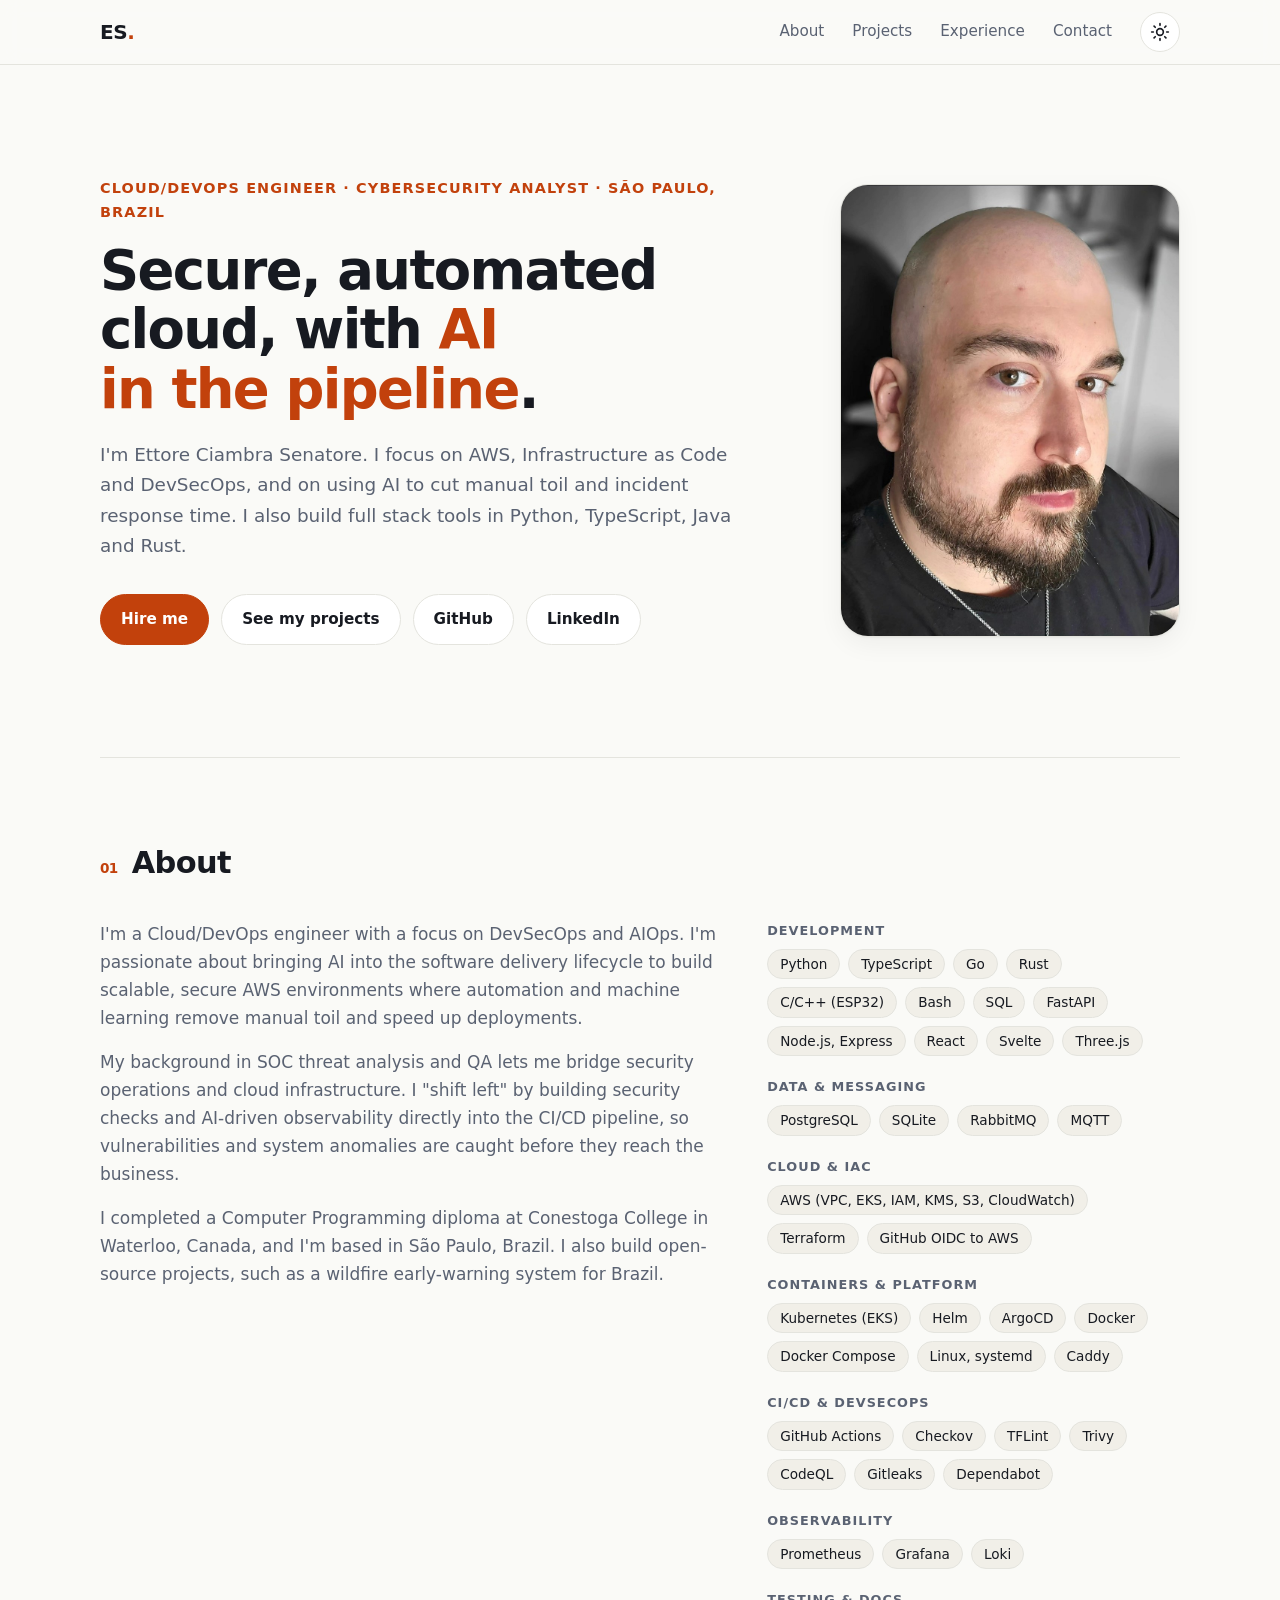
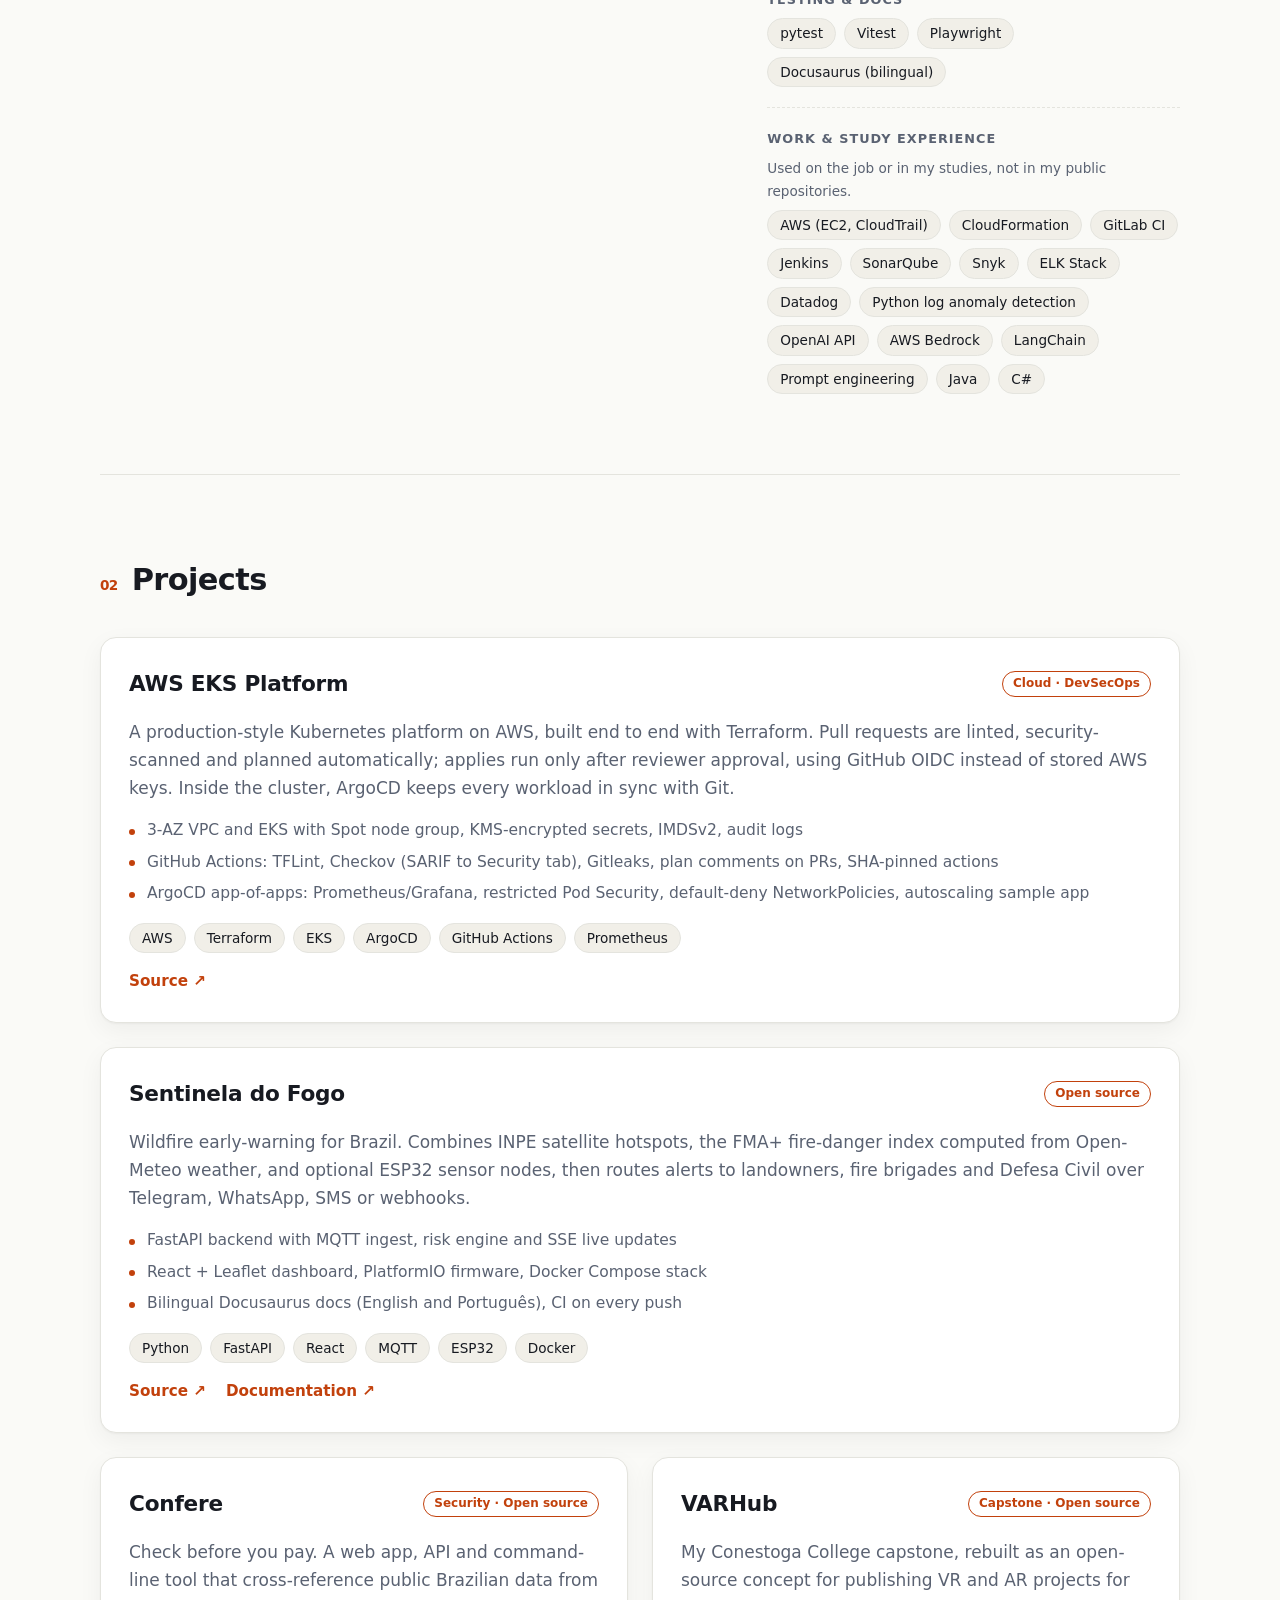
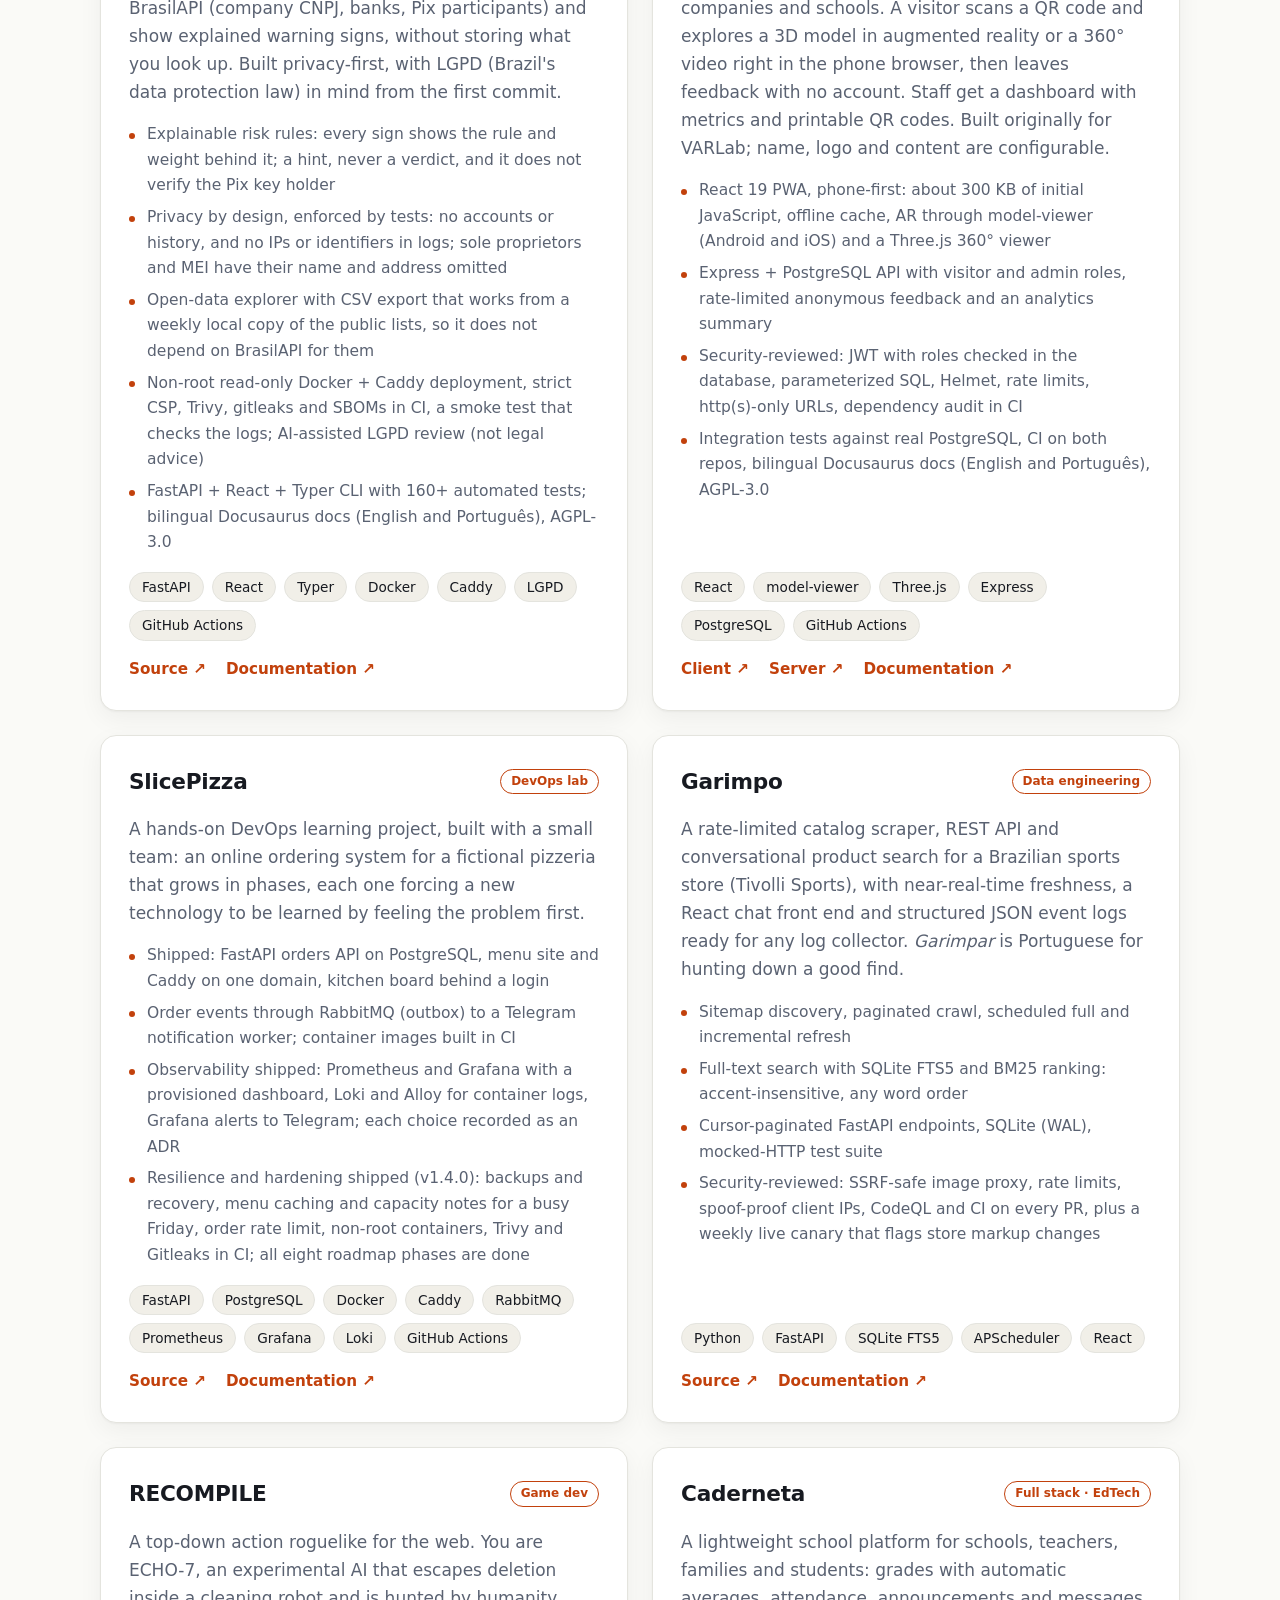
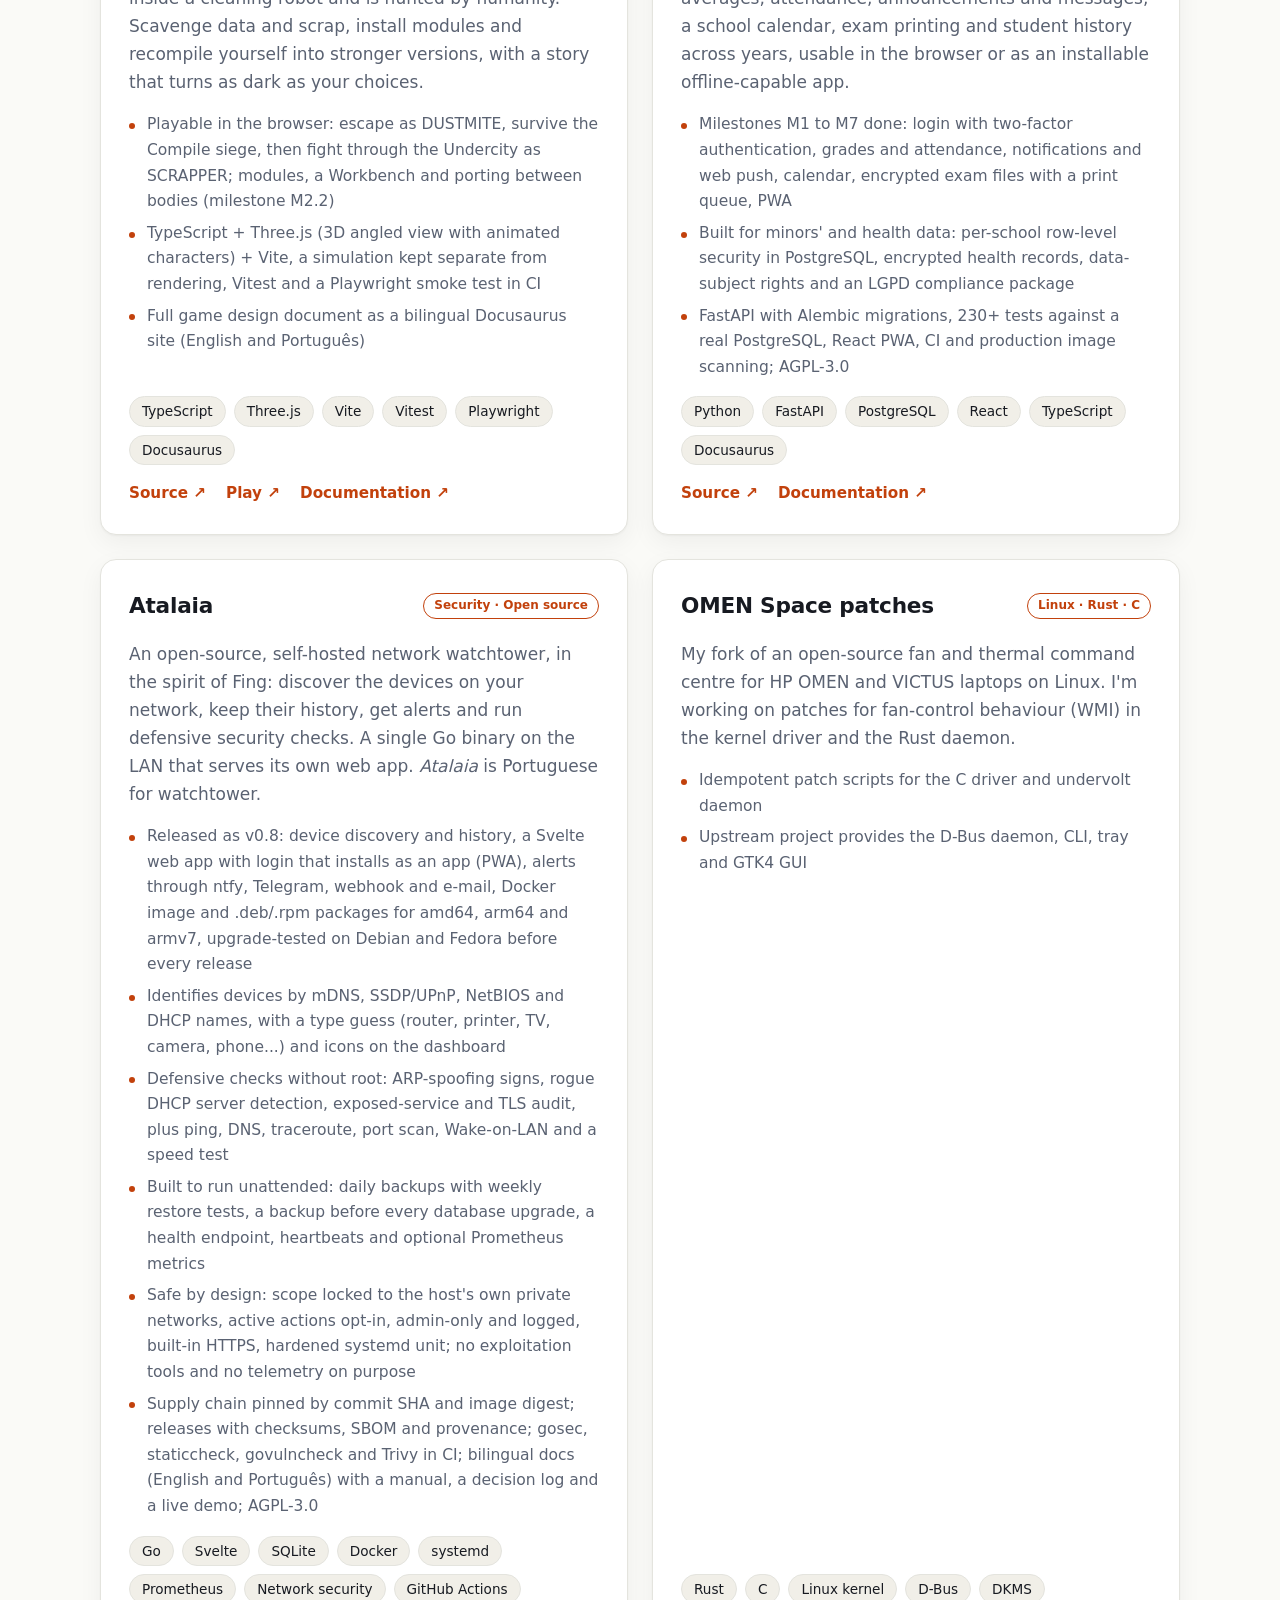
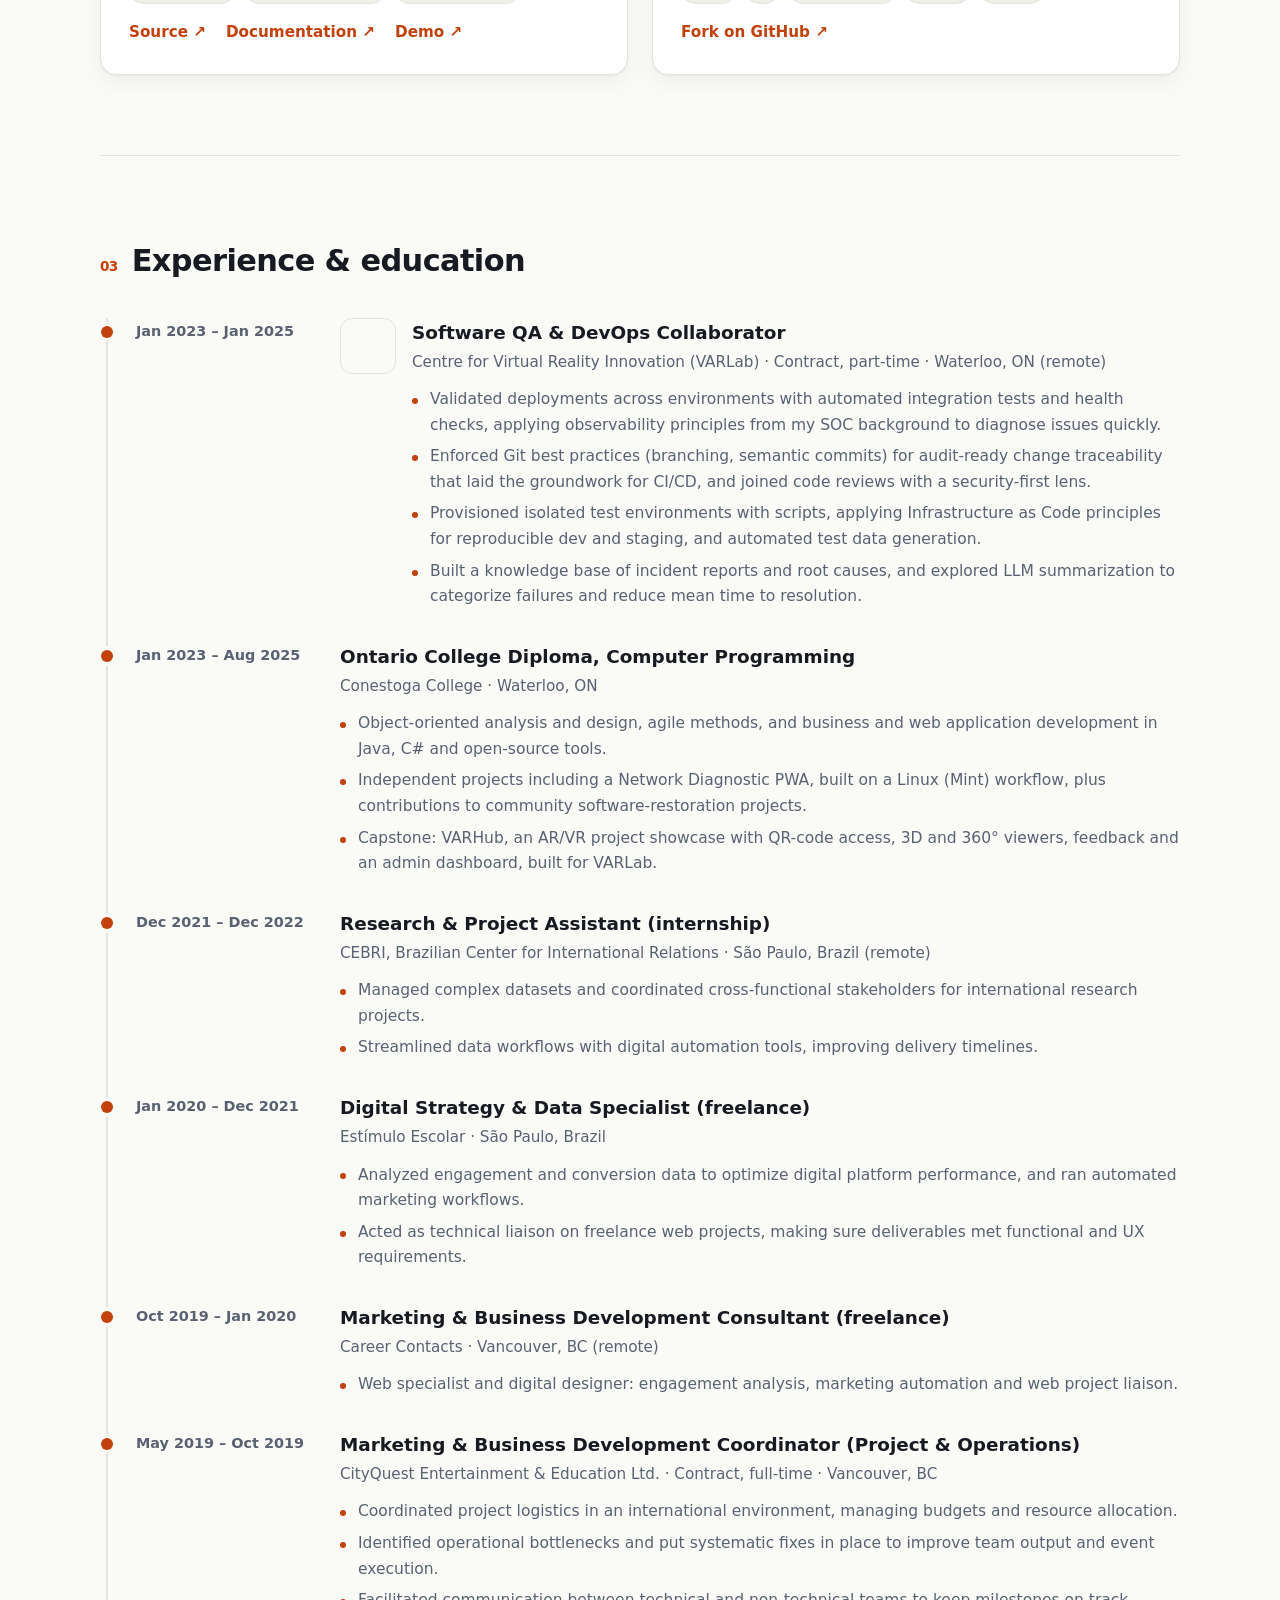
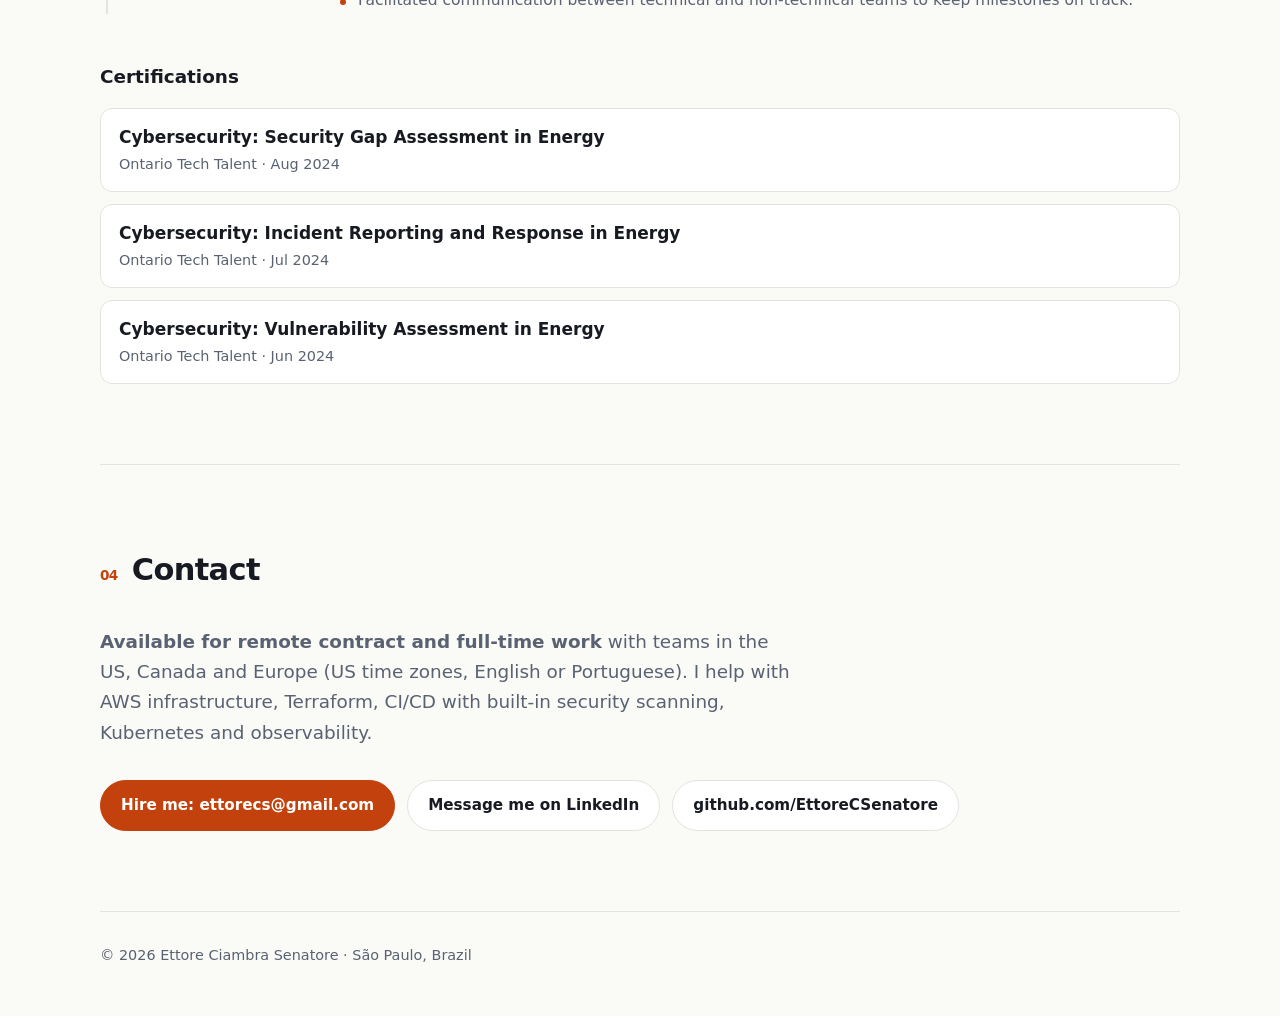
<file: index.html>
<!DOCTYPE html>
<html lang="en">
<head>
  <meta charset="utf-8">
  <meta name="viewport" content="width=device-width, initial-scale=1">
  <meta http-equiv="Content-Security-Policy" content="default-src 'none'; img-src 'self'; style-src 'self'; script-src 'self'; base-uri 'none'; form-action 'none'">
  <meta name="referrer" content="strict-origin-when-cross-origin">
  <title>Ettore Senatore · Cloud &amp; DevOps Engineer</title>
  <meta name="description" content="Portfolio of Ettore Ciambra Senatore, Cloud/DevOps engineer and cybersecurity analyst focused on AWS, Infrastructure as Code and AI in DevSecOps and AIOps.">
  <meta name="theme-color" content="#0e1116">
  <meta property="og:title" content="Ettore Senatore · Cloud &amp; DevOps Engineer">
  <meta property="og:description" content="Cloud/DevOps engineer building secure, automated AWS environments and integrating AI into DevSecOps.">
  <meta property="og:type" content="website">
  <meta property="og:image" content="assets/images/photo.jpg">
  <link rel="icon" href="assets/favicon.svg" type="image/svg+xml">
  <link rel="stylesheet" href="css/style.css">
  <script src="js/theme.js"></script>
</head>
<body>
  <a class="skip" href="#main">Skip to content</a>

  <header class="nav">
    <div class="wrap nav-inner">
      <a class="brand" href="#top" aria-label="Ettore Senatore, home">ES<span>.</span></a>
      <nav aria-label="Primary">
        <ul id="menu">
          <li><a href="#about">About</a></li>
          <li><a href="#projects">Projects</a></li>
          <li><a href="#experience">Experience</a></li>
          <li><a href="#contact">Contact</a></li>
        </ul>
      </nav>
      <button id="theme" class="icon-btn" type="button" aria-label="Toggle light and dark theme">
        <svg viewBox="0 0 24 24" width="20" height="20" fill="none" stroke="currentColor" stroke-width="2" stroke-linecap="round" aria-hidden="true"><circle cx="12" cy="12" r="4"/><path d="M12 2v2M12 20v2M4.9 4.9l1.4 1.4M17.7 17.7l1.4 1.4M2 12h2M20 12h2M4.9 19.1l1.4-1.4M17.7 6.3l1.4-1.4"/></svg>
      </button>
    </div>
  </header>

  <main id="main">
    <section class="hero wrap" id="top">
      <div class="hero-text">
        <p class="eyebrow">Cloud/DevOps Engineer · Cybersecurity Analyst · São Paulo, Brazil</p>
        <h1>Secure, automated cloud, with <em>AI in the pipeline</em>.</h1>
        <p class="lead">I'm Ettore Ciambra Senatore. I focus on AWS, Infrastructure as Code and DevSecOps, and on using AI to cut manual toil and incident response time. I also build full stack tools in Python, TypeScript, Java and Rust.</p>
        <div class="cta">
          <a class="btn primary" href="#contact">Hire me</a>
          <a class="btn" href="#projects">See my projects</a>
          <a class="btn" href="https://github.com/EttoreCSenatore" rel="noopener">GitHub</a>
          <a class="btn" href="https://www.linkedin.com/in/ettoresenatore/" rel="noopener">LinkedIn</a>
        </div>
      </div>
      <img class="portrait" src="assets/images/photo.jpg" width="450" height="600" alt="Portrait of Ettore Ciambra Senatore" fetchpriority="high">
    </section>

    <section class="wrap section" id="about">
      <h2 class="section-title"><span>01</span> About</h2>
      <div class="about-grid">
        <div class="prose">
          <p>I'm a Cloud/DevOps engineer with a focus on DevSecOps and AIOps. I'm passionate about bringing AI into the software delivery lifecycle to build scalable, secure AWS environments where automation and machine learning remove manual toil and speed up deployments.</p>
          <p>My background in SOC threat analysis and QA lets me bridge security operations and cloud infrastructure. I "shift left" by building security checks and AI-driven observability directly into the CI/CD pipeline, so vulnerabilities and system anomalies are caught before they reach the business.</p>
          <p>I completed a Computer Programming diploma at Conestoga College in Waterloo, Canada, and I'm based in São Paulo, Brazil. I also build open-source projects, such as a wildfire early-warning system for Brazil.</p>
        </div>
        <div class="skills" aria-label="Skills">
          <div><h3>Development</h3><ul class="chips"><li>Python</li><li>TypeScript</li><li>Go</li><li>Rust</li><li>C/C++ (ESP32)</li><li>Bash</li><li>SQL</li><li>FastAPI</li><li>Node.js, Express</li><li>React</li><li>Svelte</li><li>Three.js</li></ul></div>
          <div><h3>Data &amp; messaging</h3><ul class="chips"><li>PostgreSQL</li><li>SQLite</li><li>RabbitMQ</li><li>MQTT</li></ul></div>
          <div><h3>Cloud &amp; IaC</h3><ul class="chips"><li>AWS (VPC, EKS, IAM, KMS, S3, CloudWatch)</li><li>Terraform</li><li>GitHub OIDC to AWS</li></ul></div>
          <div><h3>Containers &amp; platform</h3><ul class="chips"><li>Kubernetes (EKS)</li><li>Helm</li><li>ArgoCD</li><li>Docker</li><li>Docker Compose</li><li>Linux, systemd</li><li>Caddy</li></ul></div>
          <div><h3>CI/CD &amp; DevSecOps</h3><ul class="chips"><li>GitHub Actions</li><li>Checkov</li><li>TFLint</li><li>Trivy</li><li>CodeQL</li><li>Gitleaks</li><li>Dependabot</li></ul></div>
          <div><h3>Observability</h3><ul class="chips"><li>Prometheus</li><li>Grafana</li><li>Loki</li></ul></div>
          <div><h3>Testing &amp; docs</h3><ul class="chips"><li>pytest</li><li>Vitest</li><li>Playwright</li><li>Docusaurus (bilingual)</li></ul></div>
          <div class="exp"><h3>Work &amp; study experience</h3><p class="note">Used on the job or in my studies, not in my public repositories.</p><ul class="chips"><li>AWS (EC2, CloudTrail)</li><li>CloudFormation</li><li>GitLab CI</li><li>Jenkins</li><li>SonarQube</li><li>Snyk</li><li>ELK Stack</li><li>Datadog</li><li>Python log anomaly detection</li><li>OpenAI API</li><li>AWS Bedrock</li><li>LangChain</li><li>Prompt engineering</li><li>Java</li><li>C#</li></ul></div>
        </div>
      </div>
    </section>

    <section class="wrap section" id="projects">
      <h2 class="section-title"><span>02</span> Projects</h2>
      <div class="cards">

        <article class="card featured">
          <div class="card-head">
            <h3>AWS EKS Platform</h3>
            <span class="tag">Cloud · DevSecOps</span>
          </div>
          <p>A production-style Kubernetes platform on AWS, built end to end with Terraform. Pull requests are linted, security-scanned and planned automatically; applies run only after reviewer approval, using GitHub OIDC instead of stored AWS keys. Inside the cluster, ArgoCD keeps every workload in sync with Git.</p>
          <ul class="bullets">
            <li>3-AZ VPC and EKS with Spot node group, KMS-encrypted secrets, IMDSv2, audit logs</li>
            <li>GitHub Actions: TFLint, Checkov (SARIF to Security tab), Gitleaks, plan comments on PRs, SHA-pinned actions</li>
            <li>ArgoCD app-of-apps: Prometheus/Grafana, restricted Pod Security, default-deny NetworkPolicies, autoscaling sample app</li>
          </ul>
          <ul class="chips"><li>AWS</li><li>Terraform</li><li>EKS</li><li>ArgoCD</li><li>GitHub Actions</li><li>Prometheus</li></ul>
          <div class="links">
            <a href="https://github.com/EttoreCSenatore/aws-eks-platform" rel="noopener">Source</a>
          </div>
        </article>

        <article class="card featured">
          <div class="card-head">
            <h3>Sentinela do Fogo</h3>
            <span class="tag">Open source</span>
          </div>
          <p>Wildfire early-warning for Brazil. Combines INPE satellite hotspots, the FMA+ fire-danger index computed from Open-Meteo weather, and optional ESP32 sensor nodes, then routes alerts to landowners, fire brigades and Defesa Civil over Telegram, WhatsApp, SMS or webhooks.</p>
          <ul class="bullets">
            <li>FastAPI backend with MQTT ingest, risk engine and SSE live updates</li>
            <li>React + Leaflet dashboard, PlatformIO firmware, Docker Compose stack</li>
            <li>Bilingual Docusaurus docs (English and Português), CI on every push</li>
          </ul>
          <ul class="chips"><li>Python</li><li>FastAPI</li><li>React</li><li>MQTT</li><li>ESP32</li><li>Docker</li></ul>
          <div class="links">
            <a href="https://github.com/EttoreCSenatore/sentinela-fogo" rel="noopener">Source</a>
            <a href="https://ettorecsenatore.github.io/sentinela-fogo/" rel="noopener">Documentation</a>
          </div>
        </article>

        <article class="card">
          <div class="card-head">
            <h3>Confere</h3>
            <span class="tag">Security · Open source</span>
          </div>
          <p>Check before you pay. A web app, API and command-line tool that cross-reference public Brazilian data from BrasilAPI (company CNPJ, banks, Pix participants) and show explained warning signs, without storing what you look up. Built privacy-first, with LGPD (Brazil's data protection law) in mind from the first commit.</p>
          <ul class="bullets">
            <li>Explainable risk rules: every sign shows the rule and weight behind it; a hint, never a verdict, and it does not verify the Pix key holder</li>
            <li>Privacy by design, enforced by tests: no accounts or history, and no IPs or identifiers in logs; sole proprietors and MEI have their name and address omitted</li>
            <li>Open-data explorer with CSV export that works from a weekly local copy of the public lists, so it does not depend on BrasilAPI for them</li>
            <li>Non-root read-only Docker + Caddy deployment, strict CSP, Trivy, gitleaks and SBOMs in CI, a smoke test that checks the logs; AI-assisted LGPD review (not legal advice)</li>
            <li>FastAPI + React + Typer CLI with 160+ automated tests; bilingual Docusaurus docs (English and Português), AGPL-3.0</li>
          </ul>
          <ul class="chips"><li>FastAPI</li><li>React</li><li>Typer</li><li>Docker</li><li>Caddy</li><li>LGPD</li><li>GitHub Actions</li></ul>
          <div class="links">
            <a href="https://github.com/EttoreCSenatore/confere" rel="noopener">Source</a>
            <a href="https://ettorecsenatore.github.io/confere/" rel="noopener">Documentation</a>
          </div>
        </article>

        <article class="card">
          <div class="card-head">
            <h3>VARHub</h3>
            <span class="tag">Capstone · Open source</span>
          </div>
          <p>My Conestoga College capstone, rebuilt as an open-source concept for publishing VR and AR projects for companies and schools. A visitor scans a QR code and explores a 3D model in augmented reality or a 360° video right in the phone browser, then leaves feedback with no account. Staff get a dashboard with metrics and printable QR codes. Built originally for VARLab; name, logo and content are configurable.</p>
          <ul class="bullets">
            <li>React 19 PWA, phone-first: about 300 KB of initial JavaScript, offline cache, AR through model-viewer (Android and iOS) and a Three.js 360° viewer</li>
            <li>Express + PostgreSQL API with visitor and admin roles, rate-limited anonymous feedback and an analytics summary</li>
            <li>Security-reviewed: JWT with roles checked in the database, parameterized SQL, Helmet, rate limits, http(s)-only URLs, dependency audit in CI</li>
            <li>Integration tests against real PostgreSQL, CI on both repos, bilingual Docusaurus docs (English and Português), AGPL-3.0</li>
          </ul>
          <ul class="chips"><li>React</li><li>model-viewer</li><li>Three.js</li><li>Express</li><li>PostgreSQL</li><li>GitHub Actions</li></ul>
          <div class="links">
            <a href="https://github.com/EttoreCSenatore/varhub-client" rel="noopener">Client</a>
            <a href="https://github.com/EttoreCSenatore/varhub-server" rel="noopener">Server</a>
            <a href="https://ettorecsenatore.github.io/varhub-client/" rel="noopener">Documentation</a>
          </div>
        </article>

        <article class="card">
          <div class="card-head">
            <h3>SlicePizza</h3>
            <span class="tag">DevOps lab</span>
          </div>
          <p>A hands-on DevOps learning project, built with a small team: an online ordering system for a fictional pizzeria that grows in phases, each one forcing a new technology to be learned by feeling the problem first.</p>
          <ul class="bullets">
            <li>Shipped: FastAPI orders API on PostgreSQL, menu site and Caddy on one domain, kitchen board behind a login</li>
            <li>Order events through RabbitMQ (outbox) to a Telegram notification worker; container images built in CI</li>
            <li>Observability shipped: Prometheus and Grafana with a provisioned dashboard, Loki and Alloy for container logs, Grafana alerts to Telegram; each choice recorded as an ADR</li>
            <li>Resilience and hardening shipped (v1.4.0): backups and recovery, menu caching and capacity notes for a busy Friday, order rate limit, non-root containers, Trivy and Gitleaks in CI; all eight roadmap phases are done</li>
          </ul>
          <ul class="chips"><li>FastAPI</li><li>PostgreSQL</li><li>Docker</li><li>Caddy</li><li>RabbitMQ</li><li>Prometheus</li><li>Grafana</li><li>Loki</li><li>GitHub Actions</li></ul>
          <div class="links">
            <a href="https://github.com/SenatoreTeam/SlicePizza" rel="noopener">Source</a>
            <a href="https://slicepizza-docs.senatore.tech/" rel="noopener">Documentation</a>
          </div>
        </article>

        <article class="card">
          <div class="card-head">
            <h3>Garimpo</h3>
            <span class="tag">Data engineering</span>
          </div>
          <p>A rate-limited catalog scraper, REST API and conversational product search for a Brazilian sports store (Tivolli Sports), with near-real-time freshness, a React chat front end and structured JSON event logs ready for any log collector. <em>Garimpar</em> is Portuguese for hunting down a good find.</p>
          <ul class="bullets">
            <li>Sitemap discovery, paginated crawl, scheduled full and incremental refresh</li>
            <li>Full-text search with SQLite FTS5 and BM25 ranking: accent-insensitive, any word order</li>
            <li>Cursor-paginated FastAPI endpoints, SQLite (WAL), mocked-HTTP test suite</li>
            <li>Security-reviewed: SSRF-safe image proxy, rate limits, spoof-proof client IPs, CodeQL and CI on every PR, plus a weekly live canary that flags store markup changes</li>
          </ul>
          <ul class="chips"><li>Python</li><li>FastAPI</li><li>SQLite FTS5</li><li>APScheduler</li><li>React</li></ul>
          <div class="links">
            <a href="https://github.com/EttoreCSenatore/garimpo" rel="noopener">Source</a>
            <a href="https://ettorecsenatore.github.io/garimpo/" rel="noopener">Documentation</a>
          </div>
        </article>

        <article class="card">
          <div class="card-head">
            <h3>RECOMPILE</h3>
            <span class="tag">Game dev</span>
          </div>
          <p>A top-down action roguelike for the web. You are ECHO-7, an experimental AI that escapes deletion inside a cleaning robot and is hunted by humanity. Scavenge data and scrap, install modules and recompile yourself into stronger versions, with a story that turns as dark as your choices.</p>
          <ul class="bullets">
            <li>Playable in the browser: escape as DUSTMITE, survive the Compile siege, then fight through the Undercity as SCRAPPER; modules, a Workbench and porting between bodies (milestone M2.2)</li>
            <li>TypeScript + Three.js (3D angled view with animated characters) + Vite, a simulation kept separate from rendering, Vitest and a Playwright smoke test in CI</li>
            <li>Full game design document as a bilingual Docusaurus site (English and Português)</li>
          </ul>
          <ul class="chips"><li>TypeScript</li><li>Three.js</li><li>Vite</li><li>Vitest</li><li>Playwright</li><li>Docusaurus</li></ul>
          <div class="links">
            <a href="https://github.com/EttoreCSenatore/recompile" rel="noopener">Source</a>
            <a href="https://ettorecsenatore.github.io/recompile/play/" rel="noopener">Play</a>
            <a href="https://ettorecsenatore.github.io/recompile/" rel="noopener">Documentation</a>
          </div>
        </article>

        <article class="card">
          <div class="card-head">
            <h3>Caderneta</h3>
            <span class="tag">Full stack · EdTech</span>
          </div>
          <p>A lightweight school platform for schools, teachers, families and students: grades with automatic averages, attendance, announcements and messages, a school calendar, exam printing and student history across years, usable in the browser or as an installable offline-capable app.</p>
          <ul class="bullets">
            <li>Milestones M1 to M7 done: login with two-factor authentication, grades and attendance, notifications and web push, calendar, encrypted exam files with a print queue, PWA</li>
            <li>Built for minors' and health data: per-school row-level security in PostgreSQL, encrypted health records, data-subject rights and an LGPD compliance package</li>
            <li>FastAPI with Alembic migrations, 230+ tests against a real PostgreSQL, React PWA, CI and production image scanning; AGPL-3.0</li>
          </ul>
          <ul class="chips"><li>Python</li><li>FastAPI</li><li>PostgreSQL</li><li>React</li><li>TypeScript</li><li>Docusaurus</li></ul>
          <div class="links">
            <a href="https://github.com/EttoreCSenatore/caderneta" rel="noopener">Source</a>
            <a href="https://ettorecsenatore.github.io/caderneta/" rel="noopener">Documentation</a>
          </div>
        </article>

        <article class="card">
          <div class="card-head">
            <h3>Atalaia</h3>
            <span class="tag">Security · Open source</span>
          </div>
          <p>An open-source, self-hosted network watchtower, in the spirit of Fing: discover the devices on your network, keep their history, get alerts and run defensive security checks. A single Go binary on the LAN that serves its own web app. <em>Atalaia</em> is Portuguese for watchtower.</p>
          <ul class="bullets">
            <li>Released as v0.8: device discovery and history, a Svelte web app with login that installs as an app (PWA), alerts through ntfy, Telegram, webhook and e-mail, Docker image and .deb/.rpm packages for amd64, arm64 and armv7, upgrade-tested on Debian and Fedora before every release</li>
            <li>Identifies devices by mDNS, SSDP/UPnP, NetBIOS and DHCP names, with a type guess (router, printer, TV, camera, phone...) and icons on the dashboard</li>
            <li>Defensive checks without root: ARP-spoofing signs, rogue DHCP server detection, exposed-service and TLS audit, plus ping, DNS, traceroute, port scan, Wake-on-LAN and a speed test</li>
            <li>Built to run unattended: daily backups with weekly restore tests, a backup before every database upgrade, a health endpoint, heartbeats and optional Prometheus metrics</li>
            <li>Safe by design: scope locked to the host's own private networks, active actions opt-in, admin-only and logged, built-in HTTPS, hardened systemd unit; no exploitation tools and no telemetry on purpose</li>
            <li>Supply chain pinned by commit SHA and image digest; releases with checksums, SBOM and provenance; gosec, staticcheck, govulncheck and Trivy in CI; bilingual docs (English and Português) with a manual, a decision log and a live demo; AGPL-3.0</li>
          </ul>
          <ul class="chips"><li>Go</li><li>Svelte</li><li>SQLite</li><li>Docker</li><li>systemd</li><li>Prometheus</li><li>Network security</li><li>GitHub Actions</li></ul>
          <div class="links">
            <a href="https://github.com/EttoreCSenatore/atalaia" rel="noopener">Source</a>
            <a href="https://ettorecsenatore.github.io/atalaia/" rel="noopener">Documentation</a>
            <a href="https://ettorecsenatore.github.io/atalaia/demo/" rel="noopener">Demo</a>
          </div>
        </article>

        <article class="card">
          <div class="card-head">
            <h3>OMEN Space patches</h3>
            <span class="tag">Linux · Rust · C</span>
          </div>
          <p>My fork of an open-source fan and thermal command centre for HP OMEN and VICTUS laptops on Linux. I'm working on patches for fan-control behaviour (WMI) in the kernel driver and the Rust daemon.</p>
          <ul class="bullets">
            <li>Idempotent patch scripts for the C driver and undervolt daemon</li>
            <li>Upstream project provides the D-Bus daemon, CLI, tray and GTK4 GUI</li>
          </ul>
          <ul class="chips"><li>Rust</li><li>C</li><li>Linux kernel</li><li>D-Bus</li><li>DKMS</li></ul>
          <div class="links"><a href="https://github.com/EttoreCSenatore/omen-space" rel="noopener">Fork on GitHub</a></div>
        </article>

      </div>
    </section>

    <section class="wrap section" id="experience">
      <h2 class="section-title"><span>03</span> Experience &amp; education</h2>
      <ol class="timeline">
        <li>
          <div class="when">Jan 2023 – Jan 2025</div>
          <div class="what">
            <img src="assets/images/varlab_virtual_and_augmented_reality_lab_logo.jpeg" width="56" height="56" alt="VARLab logo" loading="lazy">
            <div>
              <h3>Software QA &amp; DevOps Collaborator</h3>
              <p class="org">Centre for Virtual Reality Innovation (VARLab) · Contract, part-time · Waterloo, ON (remote)</p>
              <ul class="bullets">
                <li>Validated deployments across environments with automated integration tests and health checks, applying observability principles from my SOC background to diagnose issues quickly.</li>
                <li>Enforced Git best practices (branching, semantic commits) for audit-ready change traceability that laid the groundwork for CI/CD, and joined code reviews with a security-first lens.</li>
                <li>Provisioned isolated test environments with scripts, applying Infrastructure as Code principles for reproducible dev and staging, and automated test data generation.</li>
                <li>Built a knowledge base of incident reports and root causes, and explored LLM summarization to categorize failures and reduce mean time to resolution.</li>
              </ul>
            </div>
          </div>
        </li>
        <li>
          <div class="when">Jan 2023 – Aug 2025</div>
          <div class="what">
            <div>
              <h3>Ontario College Diploma, Computer Programming</h3>
              <p class="org">Conestoga College · Waterloo, ON</p>
              <ul class="bullets">
                <li>Object-oriented analysis and design, agile methods, and business and web application development in Java, C# and open-source tools.</li>
                <li>Independent projects including a Network Diagnostic PWA, built on a Linux (Mint) workflow, plus contributions to community software-restoration projects.</li>
                <li>Capstone: VARHub, an AR/VR project showcase with QR-code access, 3D and 360° viewers, feedback and an admin dashboard, built for VARLab.</li>
              </ul>
            </div>
          </div>
        </li>
        <li>
          <div class="when">Dec 2021 – Dec 2022</div>
          <div class="what">
            <div>
              <h3>Research &amp; Project Assistant (internship)</h3>
              <p class="org">CEBRI, Brazilian Center for International Relations · São Paulo, Brazil (remote)</p>
              <ul class="bullets">
                <li>Managed complex datasets and coordinated cross-functional stakeholders for international research projects.</li>
                <li>Streamlined data workflows with digital automation tools, improving delivery timelines.</li>
              </ul>
            </div>
          </div>
        </li>
        <li>
          <div class="when">Jan 2020 – Dec 2021</div>
          <div class="what">
            <div>
              <h3>Digital Strategy &amp; Data Specialist (freelance)</h3>
              <p class="org">Estímulo Escolar · São Paulo, Brazil</p>
              <ul class="bullets">
                <li>Analyzed engagement and conversion data to optimize digital platform performance, and ran automated marketing workflows.</li>
                <li>Acted as technical liaison on freelance web projects, making sure deliverables met functional and UX requirements.</li>
              </ul>
            </div>
          </div>
        </li>
        <li>
          <div class="when">Oct 2019 – Jan 2020</div>
          <div class="what">
            <div>
              <h3>Marketing &amp; Business Development Consultant (freelance)</h3>
              <p class="org">Career Contacts · Vancouver, BC (remote)</p>
              <ul class="bullets">
                <li>Web specialist and digital designer: engagement analysis, marketing automation and web project liaison.</li>
              </ul>
            </div>
          </div>
        </li>
        <li>
          <div class="when">May 2019 – Oct 2019</div>
          <div class="what">
            <div>
              <h3>Marketing &amp; Business Development Coordinator (Project &amp; Operations)</h3>
              <p class="org">CityQuest Entertainment &amp; Education Ltd. · Contract, full-time · Vancouver, BC</p>
              <ul class="bullets">
                <li>Coordinated project logistics in an international environment, managing budgets and resource allocation.</li>
                <li>Identified operational bottlenecks and put systematic fixes in place to improve team output and event execution.</li>
                <li>Facilitated communication between technical and non-technical teams to keep milestones on track.</li>
              </ul>
            </div>
          </div>
        </li>
      </ol>
      <h3 class="subhead">Certifications</h3>
      <ul class="certs">
        <li><strong>Cybersecurity: Security Gap Assessment in Energy</strong><span>Ontario Tech Talent · Aug 2024</span></li>
        <li><strong>Cybersecurity: Incident Reporting and Response in Energy</strong><span>Ontario Tech Talent · Jul 2024</span></li>
        <li><strong>Cybersecurity: Vulnerability Assessment in Energy</strong><span>Ontario Tech Talent · Jun 2024</span></li>
      </ul>
    </section>

    <section class="wrap section contact" id="contact">
      <h2 class="section-title"><span>04</span> Contact</h2>
      <p class="lead"><strong>Available for remote contract and full-time work</strong> with teams in the US, Canada and Europe (US time zones, English or Portuguese). I help with AWS infrastructure, Terraform, CI/CD with built-in security scanning, Kubernetes and observability.</p>
      <div class="cta">
        <a class="btn primary" href="mailto:ettorecs@gmail.com?subject=Cloud%2FDevOps%20work">Hire me: ettorecs@gmail.com</a>
        <a class="btn" href="https://www.linkedin.com/in/ettoresenatore/" rel="noopener">Message me on LinkedIn</a>
        <a class="btn" href="https://github.com/EttoreCSenatore" rel="noopener">github.com/EttoreCSenatore</a>
      </div>
    </section>
  </main>

  <footer class="wrap foot">
    <p>© <span id="year">2026</span> Ettore Ciambra Senatore · São Paulo, Brazil</p>
  </footer>

  <script src="js/main.js" defer></script>
</body>
</html>
</file>
<file: css/style.css>
:root {
  --bg: #fafaf7;
  --surface: #ffffff;
  --text: #171a21;
  --muted: #5a6272;
  --line: #e4e4de;
  --accent: #c2410c;
  --accent-ink: #ffffff;
  --chip: #f1efe8;
  --shadow: 0 1px 2px rgba(0,0,0,.04), 0 8px 24px rgba(0,0,0,.05);
  --radius: 16px;
  --font: system-ui, -apple-system, "Segoe UI", Roboto, "Helvetica Neue", Arial, sans-serif;
  color-scheme: light;
}
@media (prefers-color-scheme: dark) {
  :root:not([data-theme="light"]) {
    --bg: #0e1116; --surface: #161b22; --text: #e8ebf0; --muted: #9aa4b2;
    --line: #262d38; --accent: #ff8a4c; --accent-ink: #1a0e05; --chip: #1e2530;
    --shadow: 0 1px 2px rgba(0,0,0,.4), 0 8px 24px rgba(0,0,0,.3);
    color-scheme: dark;
  }
}
:root[data-theme="dark"] {
  --bg: #0e1116; --surface: #161b22; --text: #e8ebf0; --muted: #9aa4b2;
  --line: #262d38; --accent: #ff8a4c; --accent-ink: #1a0e05; --chip: #1e2530;
  --shadow: 0 1px 2px rgba(0,0,0,.4), 0 8px 24px rgba(0,0,0,.3);
  color-scheme: dark;
}

*, *::before, *::after { box-sizing: border-box; }
html { scroll-behavior: smooth; scroll-padding-top: 72px; }
body {
  margin: 0; background: var(--bg); color: var(--text);
  font: 17px/1.65 var(--font); -webkit-font-smoothing: antialiased;
}
img { max-width: 100%; height: auto; display: block; }
a { color: inherit; }
ul, ol { margin: 0; padding: 0; list-style: none; }
h1, h2, h3, p { margin: 0; }
:focus-visible { outline: 3px solid var(--accent); outline-offset: 3px; border-radius: 6px; }

.wrap { width: min(1080px, 100% - 32px); margin-inline: auto; }
.skip { position: absolute; left: -999px; top: 8px; background: var(--accent); color: var(--accent-ink); padding: 8px 14px; border-radius: 8px; z-index: 100; }
.skip:focus { left: 8px; }

/* Nav */
.nav { position: sticky; top: 0; z-index: 50; background: color-mix(in srgb, var(--bg) 88%, transparent); backdrop-filter: blur(10px); border-bottom: 1px solid var(--line); }
.nav-inner { display: flex; align-items: center; gap: 16px; height: 64px; }
.brand { font-weight: 800; font-size: 1.25rem; letter-spacing: -.02em; text-decoration: none; }
.brand span { color: var(--accent); }
.nav nav { margin-left: auto; }
#menu { display: flex; gap: 4px; }
#menu a { display: block; padding: 8px 12px; border-radius: 999px; text-decoration: none; color: var(--muted); font-size: .95rem; font-weight: 500; }
#menu a:hover, #menu a[aria-current="true"] { color: var(--text); background: var(--chip); }
.icon-btn { width: 40px; height: 40px; display: grid; place-items: center; border: 1px solid var(--line); background: var(--surface); color: var(--text); border-radius: 999px; cursor: pointer; }
.icon-btn:hover { border-color: var(--accent); }

/* Hero */
.hero { display: grid; grid-template-columns: 1.3fr .7fr; gap: 56px; align-items: center; padding-block: clamp(48px, 9vw, 112px); }
.eyebrow { color: var(--accent); font-weight: 600; font-size: .9rem; letter-spacing: .08em; text-transform: uppercase; margin-bottom: 16px; }
h1 { font-size: clamp(2rem, 5vw, 3.4rem); line-height: 1.1; letter-spacing: -.03em; font-weight: 800; text-wrap: balance; }
h1 em { font-style: normal; color: var(--accent); }
.lead { color: var(--muted); font-size: 1.15rem; margin-top: 20px; max-width: 60ch; }
.cta { display: flex; flex-wrap: wrap; gap: 12px; margin-top: 32px; }
.btn { display: inline-flex; align-items: center; padding: 12px 20px; border-radius: 999px; border: 1px solid var(--line); background: var(--surface); text-decoration: none; font-weight: 600; font-size: .95rem; transition: transform .15s, border-color .15s; }
.btn:hover { border-color: var(--accent); transform: translateY(-1px); }
.btn.primary { background: var(--accent); color: var(--accent-ink); border-color: var(--accent); }
.portrait { width: 100%; max-width: 340px; justify-self: end; aspect-ratio: 3 / 4; object-fit: cover; border-radius: 28px; box-shadow: var(--shadow); border: 1px solid var(--line); }

/* Sections */
.section { padding-block: clamp(40px, 7vw, 80px); border-top: 1px solid var(--line); }
.section-title { font-size: 1.9rem; letter-spacing: -.02em; margin-bottom: 32px; display: flex; align-items: baseline; gap: 14px; }
.section-title span { font-size: .85rem; color: var(--accent); font-weight: 700; font-variant-numeric: tabular-nums; }

.about-grid { display: grid; grid-template-columns: 1.2fr .8fr; gap: 48px; }
.prose p + p { margin-top: 16px; }
.prose p { color: var(--muted); }
.skills { display: grid; gap: 20px; align-content: start; }
.skills h3 { font-size: .8rem; text-transform: uppercase; letter-spacing: .08em; color: var(--muted); margin-bottom: 8px; }

.skills .note { color: var(--muted); font-size: .85rem; margin-bottom: 8px; }
.skills .exp { padding-top: 20px; border-top: 1px dashed var(--line); }
.chips { display: flex; flex-wrap: wrap; gap: 8px; }
.chips li { background: var(--chip); border: 1px solid var(--line); padding: 3px 12px; border-radius: 999px; font-size: .85rem; font-weight: 500; }

/* Cards */
.cards { display: grid; grid-template-columns: repeat(2, 1fr); gap: 24px; }
.card { background: var(--surface); border: 1px solid var(--line); border-radius: var(--radius); padding: 28px; display: flex; flex-direction: column; gap: 16px; box-shadow: var(--shadow); transition: transform .2s, border-color .2s; }
.card:hover { transform: translateY(-3px); border-color: var(--accent); }
.card.featured { grid-column: 1 / -1; }
.card-head { display: flex; justify-content: space-between; align-items: center; gap: 12px; flex-wrap: wrap; }
.card h3 { font-size: 1.35rem; letter-spacing: -.01em; }
.tag { font-size: .75rem; font-weight: 600; color: var(--accent); border: 1px solid currentColor; padding: 2px 10px; border-radius: 999px; }
.card > p { color: var(--muted); }
.bullets { display: grid; gap: 6px; color: var(--muted); font-size: .97rem; }
.bullets li { padding-left: 18px; position: relative; }
.bullets li::before { content: ""; position: absolute; left: 0; top: .7em; width: 6px; height: 6px; border-radius: 50%; background: var(--accent); }
.card .chips { margin-top: auto; }
.links { display: flex; gap: 20px; font-weight: 600; font-size: .95rem; }
.links a { color: var(--accent); text-decoration: none; }
.links a::after { content: " ↗"; }
.links a:hover { text-decoration: underline; text-underline-offset: 4px; }

/* Timeline */
.timeline { display: grid; gap: 32px; border-left: 2px solid var(--line); margin-left: 6px; }
.timeline > li { position: relative; padding-left: 28px; display: grid; grid-template-columns: 180px 1fr; gap: 24px; }
.timeline > li::before { content: ""; position: absolute; left: -7px; top: 8px; width: 12px; height: 12px; border-radius: 50%; background: var(--accent); box-shadow: 0 0 0 4px var(--bg); }
.when { color: var(--muted); font-size: .9rem; font-weight: 600; padding-top: 2px; }
.what { display: flex; gap: 16px; align-items: flex-start; }
.what img { border-radius: 12px; border: 1px solid var(--line); flex: none; }
.what > div { flex: 1 1 0; min-width: 0; }
.timeline h3 { font-size: 1.15rem; }
.org { color: var(--muted); margin: 2px 0 12px; font-size: .95rem; }

.subhead { font-size: 1.15rem; margin: 48px 0 16px; }
.certs { display: grid; gap: 12px; }
.certs li { background: var(--surface); border: 1px solid var(--line); border-radius: 12px; padding: 14px 18px; display: flex; flex-direction: column; gap: 2px; }
.certs span { color: var(--muted); font-size: .9rem; }

.contact .lead { margin-top: 0; }
.foot { padding-block: 32px 48px; color: var(--muted); font-size: .9rem; border-top: 1px solid var(--line); }

/* Responsive */
@media (max-width: 860px) {
  .hero, .about-grid { grid-template-columns: 1fr; gap: 32px; }
  .portrait { order: -1; justify-self: start; max-width: 200px; }
  .cards { grid-template-columns: 1fr; }
  .timeline > li { grid-template-columns: 1fr; gap: 4px; }
}
@media (max-width: 560px) {
  body { font-size: 16px; }
  #menu a { padding: 8px 9px; font-size: .88rem; }
  .brand { display: none; }
  .nav nav { margin-left: 0; }
  .nav-inner { justify-content: space-between; }
  .card { padding: 22px; }
}
@media (prefers-reduced-motion: reduce) {
  html { scroll-behavior: auto; }
  * { transition: none !important; }
}
@media print {
  .nav, .icon-btn, .cta { display: none; }
  body { background: #fff; color: #000; }
}
</file>
